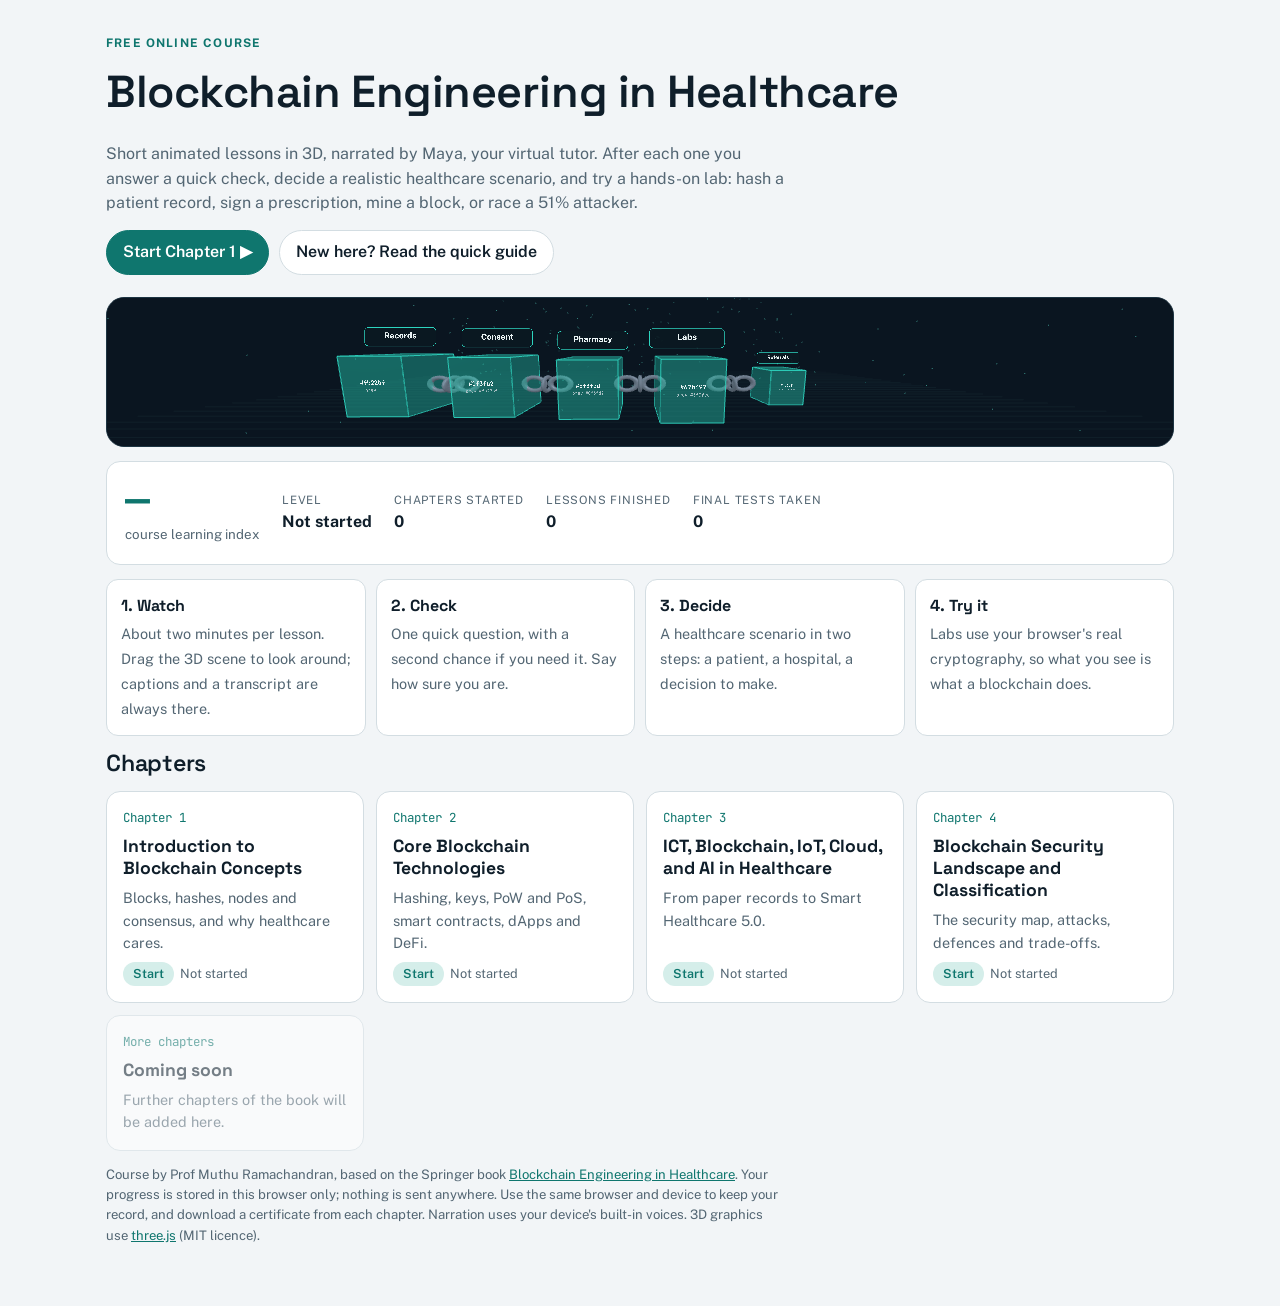
<file: index.html>
<!doctype html>
<html lang="en-GB">
<head>
<meta charset="utf-8">
<meta name="viewport" content="width=device-width, initial-scale=1, viewport-fit=cover">
<title>Blockchain Engineering in Healthcare</title>
<meta name="description" content="A free online course: narrated 3D lessons, healthcare scenarios and hands-on labs for every chapter of Blockchain Engineering in Healthcare.">
<link rel="preconnect" href="https://fonts.googleapis.com">
<link rel="preconnect" href="https://fonts.gstatic.com" crossorigin>
<link rel="stylesheet" href="https://fonts.googleapis.com/css2?family=Space+Grotesk:wght@500;600;700&family=Public+Sans:wght@400;500;600;700&family=JetBrains+Mono:wght@400;600&display=swap">
<link rel="stylesheet" href="assets/style.css">
<link rel="icon" href="data:image/svg+xml,%3Csvg xmlns='http://www.w3.org/2000/svg' viewBox='0 0 32 32'%3E%3Crect x='2' y='9' width='10' height='10' rx='2' fill='%230F766E'/%3E%3Crect x='20' y='9' width='10' height='10' rx='2' fill='%230F766E'/%3E%3Cpath d='M12 14h8' stroke='%23F5B041' stroke-width='3'/%3E%3C/svg%3E">
</head>
<body>
<div class="wrap stackv" style="padding-bottom:60px">
  <header class="hero stackv">
    <div class="eyebrow">Free online course</div>
    <h1>Blockchain Engineering in Healthcare</h1>
    <p class="lede">Short animated lessons in 3D, narrated by Maya, your virtual tutor. After each one you answer a quick check, decide a realistic healthcare scenario, and try a hands-on lab: hash a patient record, sign a prescription, mine a block, or race a 51% attacker.</p>
    <div class="row"><a class="btn primary" href="ch01/index.html">Start Chapter 1 ▶</a><a class="btn" href="guide.html">New here? Read the quick guide</a></div>
  </header>
  <div class="heroArt" aria-hidden="true"><canvas id="hero"></canvas></div>
  <section class="card summary" aria-label="Your course progress">
    <div><div class="big" id="ovIdx">—</div><small class="muted">course learning index</small></div>
    <div class="stats"><div><small>Level</small><b id="ovLvl">Not started</b></div><div><small>Chapters started</small><b id="ovStarted">0</b></div><div><small>Lessons finished</small><b id="ovLessons">0</b></div><div><small>Final tests taken</small><b id="ovTests">0</b></div></div>
  </section>
  <section class="how" aria-label="How each chapter works">
    <div><b>1. Watch</b><span>About two minutes per lesson. Drag the 3D scene to look around; captions and a transcript are always there.</span></div>
    <div><b>2. Check</b><span>One quick question, with a second chance if you need it. Say how sure you are.</span></div>
    <div><b>3. Decide</b><span>A healthcare scenario in two steps: a patient, a hospital, a decision to make.</span></div>
    <div><b>4. Try it</b><span>Labs use your browser's real cryptography, so what you see is what a blockchain does.</span></div>
  </section>
  <section class="stackv"><h2 style="font-size:1.45rem">Chapters</h2><div class="cgrid" id="grid"></div></section>
  <p class="foot">Course by Prof Muthu Ramachandran, based on the Springer book <a href="https://link.springer.com/book/10.1007/978-981-96-4360-8">Blockchain Engineering in Healthcare</a>. Your progress is stored in this browser only; nothing is sent anywhere. Use the same browser and device to keep your record, and download a certificate from each chapter. Narration uses your device's built-in voices. 3D graphics use <a href="https://threejs.org">three.js</a> (MIT licence).</p>
</div>
<script type="module">
import { Stage } from './assets/scenes.js';
const UNITS = [
  { id: 'ch01', num: '1', title: 'Introduction to Blockchain Concepts', blurb: 'Blocks, hashes, nodes and consensus, and why healthcare cares.' },
  { id: 'ch02', num: '2', title: 'Core Blockchain Technologies', blurb: 'Hashing, keys, PoW and PoS, smart contracts, dApps and DeFi.' },
  { id: 'ch03', num: '3', title: 'ICT, Blockchain, IoT, Cloud, and AI in Healthcare', blurb: 'From paper records to Smart Healthcare 5.0.' },
  { id: 'ch04', num: '4', title: 'Blockchain Security Landscape and Classification', blurb: 'The security map, attacks, defences and trade-offs.' }
];
const LEVELS = [[0,'Novice'],[40,'Advanced beginner'],[60,'Competent'],[80,'Proficient']];
const grid = document.getElementById('grid');
const read = id => { try { return JSON.parse(localStorage.getItem('bc:' + id) || 'null'); } catch (e) { return null; } };
let started = 0, lessons = 0, tests = 0, sum = 0;
for (const u of UNITS) {
  const m = (read(u.id) || {}).meta;
  const a = document.createElement('a'); a.className = 'ch'; a.href = u.id + '/index.html';
  a.innerHTML = `<span class="n">Chapter ${u.num}</span><b></b><span class="muted" style="font-size:.9rem"></span>`;
  a.querySelector('b').textContent = u.title; a.querySelector('.muted').textContent = u.blurb;
  const meta = document.createElement('div'); meta.className = 'meta';
  if (m) {
    started++; lessons += m.done || 0; sum += m.index || 0; if (m.test) tests++;
    a.insertAdjacentHTML('beforeend', `<div class="bar"><i style="width:${Math.round(100 * (m.done || 0) / (m.lessons || 1))}%"></i></div>`);
    meta.innerHTML = `<span class="pill ${m.test ? 'good' : 'acc'}">Index ${m.index || 0} · ${m.level || 'Novice'}</span><span>${m.done || 0}/${m.lessons} lessons</span>`;
  } else meta.innerHTML = '<span class="pill acc">Start</span><span>Not started</span>';
  a.append(meta); grid.append(a);
}
const soon = document.createElement('a'); soon.className = 'ch soon'; soon.innerHTML = '<span class="n">More chapters</span><b>Coming soon</b><span class="muted" style="font-size:.9rem">Further chapters of the book will be added here.</span>'; grid.append(soon);
if (started) { const avg = Math.round(sum / started); document.getElementById('ovIdx').textContent = avg; document.getElementById('ovLvl').textContent = LEVELS.filter(l => avg >= l[0]).pop()[1]; }
document.getElementById('ovStarted').textContent = started; document.getElementById('ovLessons').textContent = lessons; document.getElementById('ovTests').textContent = tests;
try {
  const st = new Stage(document.getElementById('hero'));
  if (st.ok) { st.load({ scene: 'chain', opts: { n: 6, labels: ['Records', 'Consent', 'Pharmacy', 'Labs', 'Referrals', 'Claims'] }, say: [''] }); st.beat(0); st.fit(14.5, 2.6, 0.3, true); }
} catch (e) { document.querySelector('.heroArt').hidden = true; }
</script>
</body>
</html>
</file>
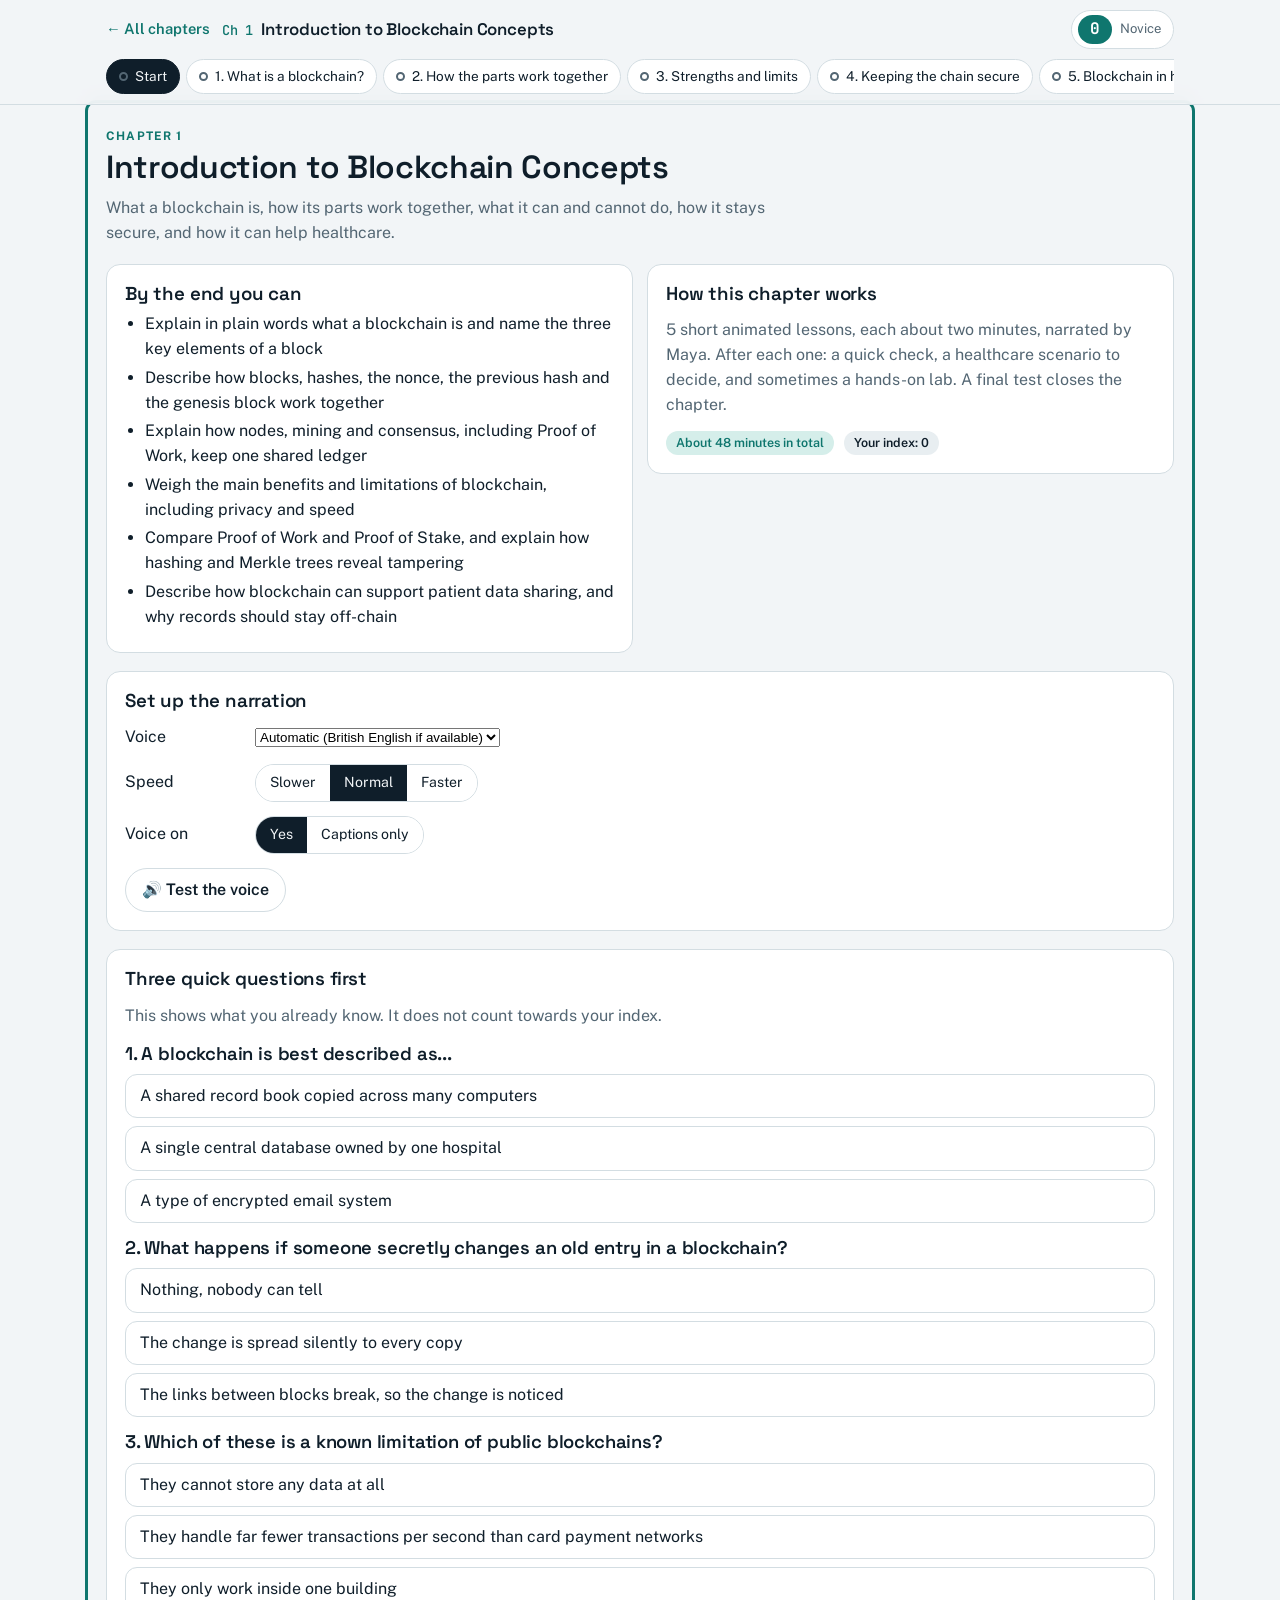
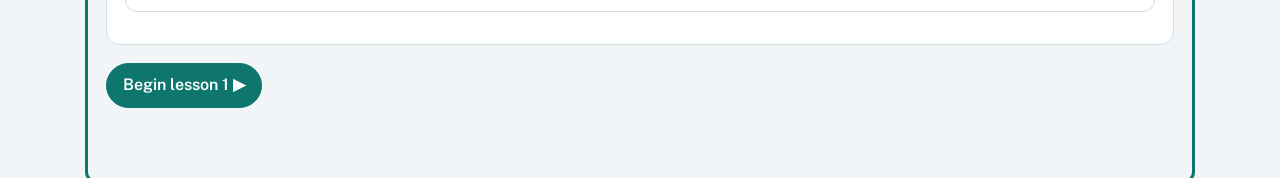
<file: ch01/index.html>
<!doctype html>
<html lang="en-GB">
<head>
<meta charset="utf-8">
<meta name="viewport" content="width=device-width, initial-scale=1, viewport-fit=cover">
<title>Blockchain Engineering in Healthcare</title>
<meta name="description" content="Narrated 3D lessons, healthcare scenarios and hands-on labs for one chapter of Blockchain Engineering in Healthcare.">
<link rel="preconnect" href="https://fonts.googleapis.com">
<link rel="preconnect" href="https://fonts.gstatic.com" crossorigin>
<link rel="stylesheet" href="https://fonts.googleapis.com/css2?family=Space+Grotesk:wght@500;600;700&family=Public+Sans:wght@400;500;600;700&family=JetBrains+Mono:wght@400;600&display=swap">
<link rel="stylesheet" href="../assets/style.css">
<link rel="icon" href="data:image/svg+xml,%3Csvg xmlns='http://www.w3.org/2000/svg' viewBox='0 0 32 32'%3E%3Crect x='2' y='9' width='10' height='10' rx='2' fill='%230F766E'/%3E%3Crect x='20' y='9' width='10' height='10' rx='2' fill='%230F766E'/%3E%3Cpath d='M12 14h8' stroke='%23F5B041' stroke-width='3'/%3E%3C/svg%3E">
</head>
<body>
<header class="top"><div class="wrap">
  <div class="barline">
    <a class="home" href="../index.html">← All chapters</a>
    <h1 id="chTitle"><small id="chNum"></small><span></span></h1>
    <button class="idx" id="idxChip" type="button" title="Your learning index for this chapter"><b id="idxVal">0</b><span id="idxLvl">Novice</span></button>
  </div>
  <nav class="menu" id="menu" aria-label="Chapter sections"></nav>
</div></header>
<main class="wrap" id="main" tabindex="-1"></main>
<noscript><p class="wrap">This course needs JavaScript to run.</p></noscript>
<script src="content.js"></script>
<script type="module" src="../assets/engine.js"></script>
</body>
</html>
</file>
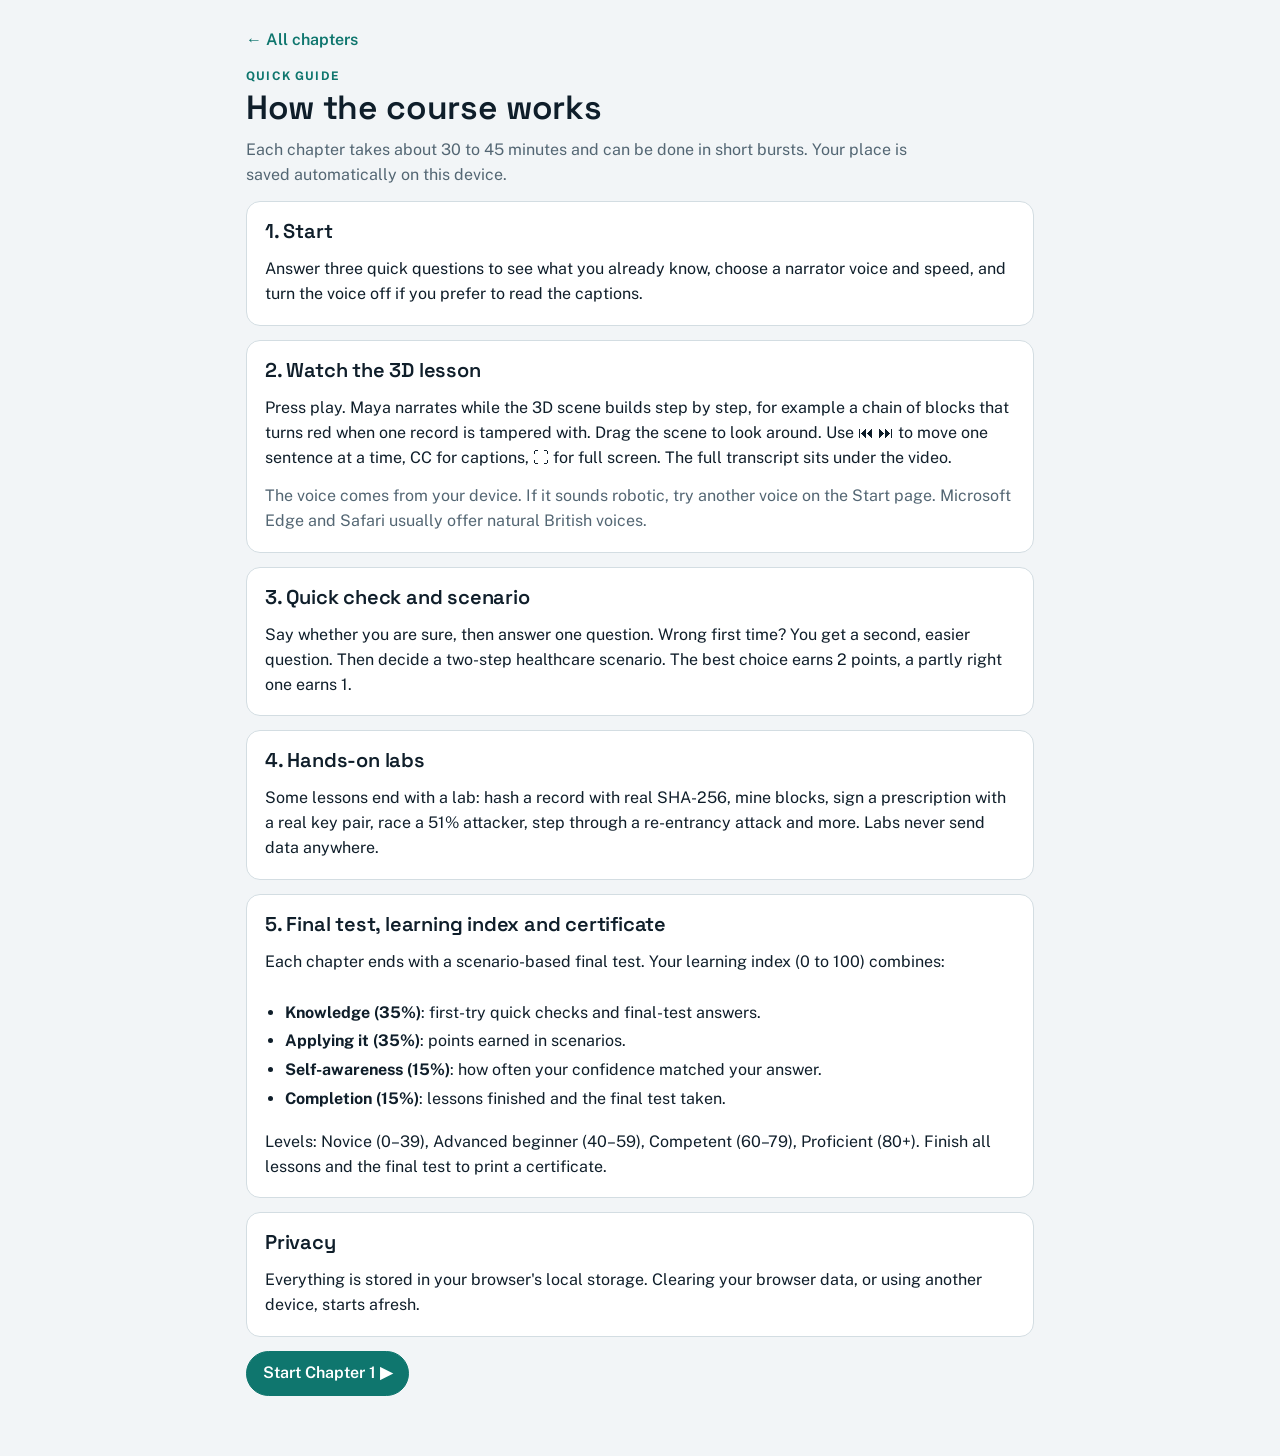
<file: guide.html>
<!doctype html>
<html lang="en-GB">
<head>
<meta charset="utf-8">
<meta name="viewport" content="width=device-width, initial-scale=1, viewport-fit=cover">
<title>Quick guide · Blockchain Engineering in Healthcare</title>
<meta name="description" content="How to use the Blockchain Engineering in Healthcare online course.">
<link rel="preconnect" href="https://fonts.googleapis.com">
<link rel="preconnect" href="https://fonts.gstatic.com" crossorigin>
<link rel="stylesheet" href="https://fonts.googleapis.com/css2?family=Space+Grotesk:wght@500;600;700&family=Public+Sans:wght@400;500;600;700&family=JetBrains+Mono:wght@400;600&display=swap">
<link rel="stylesheet" href="assets/style.css">
</head>
<body>
<div class="wrap stackv" style="padding-block:28px 60px;max-width:820px">
  <a href="index.html" style="font-weight:600;text-decoration:none">← All chapters</a>
  <div><div class="eyebrow">Quick guide</div><h1 style="font-size:2.1rem;margin-top:4px">How the course works</h1>
  <p class="lede">Each chapter takes about 30 to 45 minutes and can be done in short bursts. Your place is saved automatically on this device.</p></div>

  <div class="card stackv"><h2 style="font-size:1.25rem">1. Start</h2>
  <p>Answer three quick questions to see what you already know, choose a narrator voice and speed, and turn the voice off if you prefer to read the captions.</p></div>

  <div class="card stackv"><h2 style="font-size:1.25rem">2. Watch the 3D lesson</h2>
  <p>Press play. Maya narrates while the 3D scene builds step by step, for example a chain of blocks that turns red when one record is tampered with. Drag the scene to look around. Use ⏮ ⏭ to move one sentence at a time, CC for captions, ⛶ for full screen. The full transcript sits under the video.</p>
  <p class="muted">The voice comes from your device. If it sounds robotic, try another voice on the Start page. Microsoft Edge and Safari usually offer natural British voices.</p></div>

  <div class="card stackv"><h2 style="font-size:1.25rem">3. Quick check and scenario</h2>
  <p>Say whether you are sure, then answer one question. Wrong first time? You get a second, easier question. Then decide a two-step healthcare scenario. The best choice earns 2 points, a partly right one earns 1.</p></div>

  <div class="card stackv"><h2 style="font-size:1.25rem">4. Hands-on labs</h2>
  <p>Some lessons end with a lab: hash a record with real SHA-256, mine blocks, sign a prescription with a real key pair, race a 51% attacker, step through a re-entrancy attack and more. Labs never send data anywhere.</p></div>

  <div class="card stackv"><h2 style="font-size:1.25rem">5. Final test, learning index and certificate</h2>
  <p>Each chapter ends with a scenario-based final test. Your learning index (0 to 100) combines:</p>
  <ul class="plain"><li><b>Knowledge (35%)</b>: first-try quick checks and final-test answers.</li><li><b>Applying it (35%)</b>: points earned in scenarios.</li><li><b>Self-awareness (15%)</b>: how often your confidence matched your answer.</li><li><b>Completion (15%)</b>: lessons finished and the final test taken.</li></ul>
  <p>Levels: Novice (0–39), Advanced beginner (40–59), Competent (60–79), Proficient (80+). Finish all lessons and the final test to print a certificate.</p></div>

  <div class="card stackv"><h2 style="font-size:1.25rem">Privacy</h2>
  <p>Everything is stored in your browser's local storage. Clearing your browser data, or using another device, starts afresh.</p></div>
  <a class="btn primary" href="ch01/index.html" style="align-self:flex-start">Start Chapter 1 ▶</a>
</div>
</body>
</html>
</file>
<file: assets/style.css>
/* Blockchain Engineering in Healthcare — shared course styles */
:root{
  --bg:#F2F5F7; --surface:#FFFFFF; --surface-2:#E8EEF1; --ink:#0F1E2A; --muted:#536673; --line:#D3DDE2;
  --accent:#0F766E; --accent-ink:#FFFFFF; --accent-soft:#D5EEEA; --signal:#B45309; --signal-soft:#FBEBD5;
  --good:#15803D; --good-soft:#DCF3E3; --bad:#B91C1C; --bad-soft:#FBE1E1; --stage:#0A1520;
  --f-display:"Space Grotesk", "Segoe UI", Roboto, Helvetica, Arial, sans-serif;
  --f-body:"Public Sans", "Segoe UI", Roboto, Helvetica, Arial, sans-serif;
  --f-mono:"JetBrains Mono", ui-monospace, Menlo, Consolas, monospace;
  --r:14px; color-scheme:light;
}
@media (prefers-color-scheme: dark){ :root:not([data-theme="light"]){
  --bg:#0B141B; --surface:#121E27; --surface-2:#1A2833; --ink:#E4EEF1; --muted:#93A8B3; --line:#263845;
  --accent:#2DD4BF; --accent-ink:#06201C; --accent-soft:#123A36; --signal:#F5B041; --signal-soft:#3A2C12;
  --good:#4ADE80; --good-soft:#123222; --bad:#F87171; --bad-soft:#3A1717; color-scheme:dark }}
:root[data-theme="dark"]{
  --bg:#0B141B; --surface:#121E27; --surface-2:#1A2833; --ink:#E4EEF1; --muted:#93A8B3; --line:#263845;
  --accent:#2DD4BF; --accent-ink:#06201C; --accent-soft:#123A36; --signal:#F5B041; --signal-soft:#3A2C12;
  --good:#4ADE80; --good-soft:#123222; --bad:#F87171; --bad-soft:#3A1717; color-scheme:dark }
*{box-sizing:border-box}
[hidden]{display:none!important}
html{-webkit-text-size-adjust:100%}
body{background:var(--bg);color:var(--ink);font-family:var(--f-body);font-size:16px;line-height:1.55;margin:0}
h1,h2,h3,h4{font-family:var(--f-display);font-weight:600;line-height:1.15;margin:0;text-wrap:balance;letter-spacing:-.01em}
p{margin:0}
a{color:var(--accent)}
button{font:inherit;color:inherit}
:focus-visible{outline:3px solid var(--accent);outline-offset:2px;border-radius:6px}
.wrap{max-width:1100px;margin:0 auto;padding-inline:16px}
.eyebrow{font-size:.74rem;letter-spacing:.1em;text-transform:uppercase;color:var(--accent);font-weight:700}
.muted{color:var(--muted)}
.mono{font-family:var(--f-mono)}
.card{background:var(--surface);border:1px solid var(--line);border-radius:var(--r);padding:18px}
.stackv{display:flex;flex-direction:column;gap:14px}
.row{display:flex;gap:10px;align-items:center;flex-wrap:wrap}
.btn{display:inline-flex;align-items:center;justify-content:center;gap:8px;border:1px solid var(--line);background:var(--surface);border-radius:999px;padding:9px 16px;font-weight:600;cursor:pointer;text-decoration:none;color:var(--ink);min-height:42px}
.btn:hover{border-color:var(--accent)}
.btn.primary{background:var(--accent);border-color:var(--accent);color:var(--accent-ink)}
.btn.ghost{background:transparent}
.btn[disabled]{opacity:.5;cursor:not-allowed}
.pill{display:inline-flex;align-items:center;border-radius:99px;padding:2px 10px;font-size:.78rem;font-weight:600;background:var(--surface-2)}
.pill.good{background:var(--good-soft);color:var(--good)} .pill.acc{background:var(--accent-soft);color:var(--accent)} .pill.sig{background:var(--signal-soft);color:var(--signal)}
.bar{height:6px;background:var(--surface-2);border-radius:99px;overflow:hidden}
.bar i{display:block;height:100%;background:var(--accent);border-radius:99px}

/* ---------- top bar (chapter pages) ---------- */
header.top{position:sticky;top:0;z-index:20;background:color-mix(in srgb,var(--bg) 92%,transparent);backdrop-filter:blur(8px);border-bottom:1px solid var(--line)}
header.top .barline{display:flex;align-items:center;gap:12px;padding-block:10px}
header.top .home{font-weight:600;text-decoration:none;white-space:nowrap;font-size:.92rem}
header.top h1{font-size:1.05rem;flex:1;min-width:0;white-space:nowrap;overflow:hidden;text-overflow:ellipsis}
header.top h1 small{font-family:var(--f-mono);font-weight:500;color:var(--accent);margin-right:8px;font-size:.85rem}
.idx{display:flex;align-items:center;gap:8px;border:1px solid var(--line);background:var(--surface);border-radius:999px;padding:4px 12px 4px 6px;cursor:pointer}
.idx b{font-family:var(--f-mono);background:var(--accent);color:var(--accent-ink);border-radius:99px;min-width:34px;text-align:center;padding:2px 6px}
.idx span{font-size:.82rem;color:var(--muted);white-space:nowrap}
nav.menu{display:flex;gap:6px;overflow-x:auto;padding-bottom:10px;scrollbar-width:thin}
nav.menu button{border:1px solid var(--line);background:var(--surface);border-radius:999px;padding:6px 12px;font-size:.85rem;white-space:nowrap;cursor:pointer;display:flex;align-items:center;gap:7px}
nav.menu button[aria-current="true"]{background:var(--ink);color:var(--bg);border-color:var(--ink)}
.dot{width:9px;height:9px;border-radius:50%;border:2px solid var(--muted);display:inline-block;flex:none}
.dot.part{border-color:var(--signal);background:var(--signal-soft)} .dot.done{border-color:var(--good);background:var(--good)}
main{padding-block:22px 70px;display:flex;flex-direction:column;gap:18px}

/* ---------- player ---------- */
.player{background:var(--stage);border-radius:18px;overflow:hidden;border:1px solid #1d3442;box-shadow:0 10px 30px -18px rgba(0,0,0,.6);color:#E4EEF1}
.screen{position:relative;aspect-ratio:16/9;width:100%;background:radial-gradient(ellipse at 50% 30%,#12303a 0%,#0A1520 70%);touch-action:pan-y}
.screen canvas{position:absolute;inset:0;width:100%;height:100%;display:block;cursor:grab}
.screen canvas:active{cursor:grabbing}
.screen .hint{position:absolute;top:10px;right:12px;font-size:.72rem;color:#8fb3bb;background:rgba(10,21,32,.6);padding:3px 8px;border-radius:99px;pointer-events:none}
.screen .sceneTag{position:absolute;top:10px;left:12px;font-size:.72rem;color:#8fb3bb;background:rgba(10,21,32,.6);padding:3px 8px;border-radius:99px;font-family:var(--f-mono);pointer-events:none}
.cap{position:absolute;left:50%;transform:translateX(-50%);bottom:12px;width:min(92%,860px);background:rgba(6,14,20,.82);border:1px solid rgba(45,212,191,.25);border-radius:12px;padding:8px 14px;font-size:clamp(.82rem,1.6vw,1.02rem);line-height:1.45;text-align:center;color:#F0F7F8;pointer-events:none}
.player.nocap .cap{display:none}
.bigplay{position:absolute;inset:0;margin:auto;width:84px;height:84px;border-radius:50%;border:0;background:rgba(45,212,191,.92);color:#06201C;font-size:30px;cursor:pointer;display:grid;place-items:center;box-shadow:0 0 0 10px rgba(45,212,191,.18)}
.fallback{position:absolute;inset:0;display:grid;place-items:center;padding:24px;text-align:center;color:#cfe3e7}
.controls{display:flex;align-items:center;gap:6px;padding:8px 10px;background:#0d1b26;border-top:1px solid #1d3442;flex-wrap:wrap}
.controls button,.controls select{background:#152a37;border:1px solid #23404f;color:#E4EEF1;border-radius:9px;padding:6px 10px;min-height:36px;cursor:pointer;font-size:.86rem}
.controls button[aria-pressed="true"]{background:#2DD4BF;color:#06201C;border-color:#2DD4BF}
.controls .prog{flex:1;min-width:120px;display:flex;gap:3px;align-items:center}
.controls .prog i{flex:1;height:6px;border-radius:3px;background:#23404f;cursor:pointer}
.controls .prog i.on{background:#2DD4BF} .controls .prog i.cur{background:#F5B041}
.controls .prog i.gap{flex:0 0 6px;background:transparent;cursor:default}
.controls .time{font-family:var(--f-mono);font-size:.78rem;color:#8fb3bb;min-width:56px;text-align:right}
.tutor{position:absolute;left:12px;bottom:66px;width:64px;height:64px;border-radius:50%;overflow:hidden;border:2px solid rgba(45,212,191,.6);background:#123A36;pointer-events:none}
.player.nocap .tutor{bottom:12px}
.tutor svg{width:100%;height:100%;display:block}
.player:fullscreen{border-radius:0;display:flex;flex-direction:column}
.player:fullscreen .screen{flex:1;aspect-ratio:auto}

/* ---------- lesson body ---------- */
.lessonHead{display:flex;justify-content:space-between;gap:12px;align-items:flex-end;flex-wrap:wrap}
.lessonHead h2{font-size:1.65rem}
.grid2{display:grid;grid-template-columns:repeat(auto-fit,minmax(300px,1fr));gap:14px;align-items:start}
.keypoint{border-left:4px solid var(--accent);background:var(--accent-soft);border-radius:10px;padding:12px 14px;font-weight:500}
ul.plain{margin:8px 0 0;padding-left:20px} ul.plain li{margin:4px 0}
details.tx summary{cursor:pointer;font-weight:600}
details.tx .scn{margin-top:10px} details.tx .scn p{margin:4px 0;color:var(--muted)}
.qbox h3{font-size:1.15rem;margin-bottom:10px}
.opts{display:flex;flex-direction:column;gap:8px;margin-top:8px}
.opt{text-align:left;border:1.5px solid var(--line);background:var(--surface);border-radius:12px;padding:10px 14px;cursor:pointer;line-height:1.4}
.opt:hover{border-color:var(--accent)}
.opt[aria-pressed="true"]{border-color:var(--accent);background:var(--accent-soft)}
.opt.right{border-color:var(--good);background:var(--good-soft)} .opt.wrong{border-color:var(--bad);background:var(--bad-soft)} .opt.part{border-color:var(--signal);background:var(--signal-soft)}
.opt[disabled]{cursor:default}
.seg{display:inline-flex;border:1px solid var(--line);border-radius:999px;overflow:hidden}
.seg button{border:0;background:var(--surface);padding:7px 14px;cursor:pointer;font-size:.88rem}
.seg button[aria-pressed="true"]{background:var(--ink);color:var(--bg)}
.fb{border-radius:10px;padding:10px 14px;margin-top:10px}
.fb.ok{background:var(--good-soft);border:1px solid var(--good)} .fb.no{background:var(--bad-soft);border:1px solid var(--bad)} .fb.mid{background:var(--signal-soft);border:1px solid var(--signal)}
.scenario .setting{background:var(--surface-2);border-radius:10px;padding:12px 14px;margin:8px 0}
.scenario .who{display:flex;gap:10px;align-items:center}
.scenario .who .av{width:38px;height:38px;border-radius:50%;background:var(--signal-soft);color:var(--signal);display:grid;place-items:center;font-weight:700;font-family:var(--f-display)}
.stepdots{display:flex;gap:6px} .stepdots i{width:22px;height:5px;border-radius:3px;background:var(--surface-2)} .stepdots i.on{background:var(--signal)}
.lab{border:1.5px dashed var(--accent)}
.lab h3{display:flex;gap:8px;align-items:center}
.labBody{margin-top:12px}
.done-banner{display:flex;gap:12px;align-items:center;justify-content:space-between;flex-wrap:wrap;background:var(--good-soft);border:1px solid var(--good);border-radius:var(--r);padding:14px 16px}

/* ---------- labs ---------- */
.lab input[type=text],.lab textarea,.lab select{width:100%;font:inherit;border:1px solid var(--line);border-radius:10px;padding:9px 12px;background:var(--surface);color:var(--ink)}
.lab textarea{font-family:var(--f-mono);font-size:.9rem;min-height:64px}
.hex{font-family:var(--f-mono);font-size:.86rem;word-break:break-all;background:var(--surface-2);border-radius:8px;padding:8px 10px}
.hex .d{background:var(--signal-soft);color:var(--signal);border-radius:3px}
.blocks{display:grid;grid-template-columns:repeat(auto-fit,minmax(220px,1fr));gap:10px}
.blk{border:2px solid var(--good);border-radius:12px;padding:10px;background:var(--surface);display:flex;flex-direction:column;gap:6px;font-size:.88rem}
.blk.bad{border-color:var(--bad);background:var(--bad-soft)}
.blk label{font-size:.72rem;text-transform:uppercase;letter-spacing:.06em;color:var(--muted)}
.blk .h{font-family:var(--f-mono);font-size:.78rem;word-break:break-all}
.sorter{display:grid;gap:8px}
.sorter .it{display:grid;grid-template-columns:1fr auto;gap:8px;align-items:center;border:1px solid var(--line);border-radius:10px;padding:8px 10px;background:var(--surface)}
.sorter .it.ok{border-color:var(--good);background:var(--good-soft)} .sorter .it.no{border-color:var(--bad);background:var(--bad-soft)}
.sorter select{width:auto;min-width:150px}
.meter{display:grid;grid-template-columns:120px 1fr 48px;gap:8px;align-items:center;font-size:.88rem}
.meter .bar{height:12px}
input[type=range]{width:100%;accent-color:var(--accent)}
.codebox{font-family:var(--f-mono);font-size:.84rem;background:#0d1b26;color:#d8e8ec;border-radius:10px;padding:10px 12px;overflow-x:auto}
.codebox div{padding:1px 6px;border-radius:4px;white-space:pre}
.codebox div.cur{background:#F5B04133;outline:1px solid #F5B041}
.race{display:flex;flex-direction:column;gap:6px;font-family:var(--f-mono);font-size:.82rem}
.race .ln{display:flex;gap:2px;align-items:center;min-height:16px} .race .ln span{width:10px;height:12px;border-radius:2px;display:inline-block}

/* ---------- home ---------- */
.hero{padding-block:34px 8px}
.hero h1{font-size:clamp(1.9rem,4.6vw,2.8rem)}
.lede{color:var(--muted);max-width:68ch;margin-top:10px}
.cgrid{display:grid;grid-template-columns:repeat(auto-fill,minmax(250px,1fr));gap:12px}
a.ch{display:flex;flex-direction:column;gap:8px;border:1px solid var(--line);background:var(--surface);border-radius:var(--r);padding:16px;text-decoration:none;color:inherit;min-width:0;position:relative;overflow:hidden}
a.ch:hover{border-color:var(--accent)}
a.ch .n{font-family:var(--f-mono);font-size:.78rem;color:var(--accent)}
a.ch b{font-family:var(--f-display);font-size:1.1rem;line-height:1.25}
a.ch .meta{display:flex;gap:6px;flex-wrap:wrap;align-items:center;font-size:.8rem;color:var(--muted);margin-top:auto}
a.ch.soon{opacity:.55;pointer-events:none}
.how{display:grid;grid-template-columns:repeat(auto-fit,minmax(210px,1fr));gap:10px}
.how div{background:var(--surface);border:1px solid var(--line);border-radius:12px;padding:14px}
.how b{display:block;margin-bottom:3px;font-family:var(--f-display)}
.how span{font-size:.9rem;color:var(--muted)}
.summary{display:flex;gap:22px;align-items:center;flex-wrap:wrap}
.big{font-family:var(--f-mono);font-size:2.6rem;font-weight:600;color:var(--accent);line-height:1}
.stats{display:flex;gap:22px;flex-wrap:wrap}
.stats div{display:flex;flex-direction:column}
.stats small{font-size:.72rem;letter-spacing:.07em;text-transform:uppercase;color:var(--muted)}
.foot{font-size:.82rem;color:var(--muted);max-width:85ch}
.heroArt{height:150px;border-radius:18px;overflow:hidden;background:var(--stage);position:relative;border:1px solid #1d3442}
.heroArt canvas{width:100%;height:100%;display:block}

/* ---------- certificate ---------- */
.cert{border:3px double var(--accent);border-radius:16px;padding:28px;text-align:center;background:var(--surface)}
.cert h2{font-size:1.9rem;margin:6px 0}
.cert .nm{font-family:var(--f-display);font-size:1.6rem;border-bottom:1px solid var(--line);display:inline-block;padding:0 24px 4px;min-width:50%}
@media print{
  header.top,nav.menu,.noprint{display:none!important}
  body{background:#fff;color:#000}
  .cert{border-color:#0F766E}
  main{padding:0}
}
@media (max-width:560px){
  .tutor{display:none}
  .bigplay{width:60px;height:60px;font-size:22px}
  .heroArt{display:none}
  .screen .hint{display:none}
  .cap{font-size:.8rem;bottom:8px}
  .controls .time{display:none}
  .lessonHead h2{font-size:1.35rem}
}
@media (prefers-reduced-motion: reduce){ *{scroll-behavior:auto!important} }
</file>
